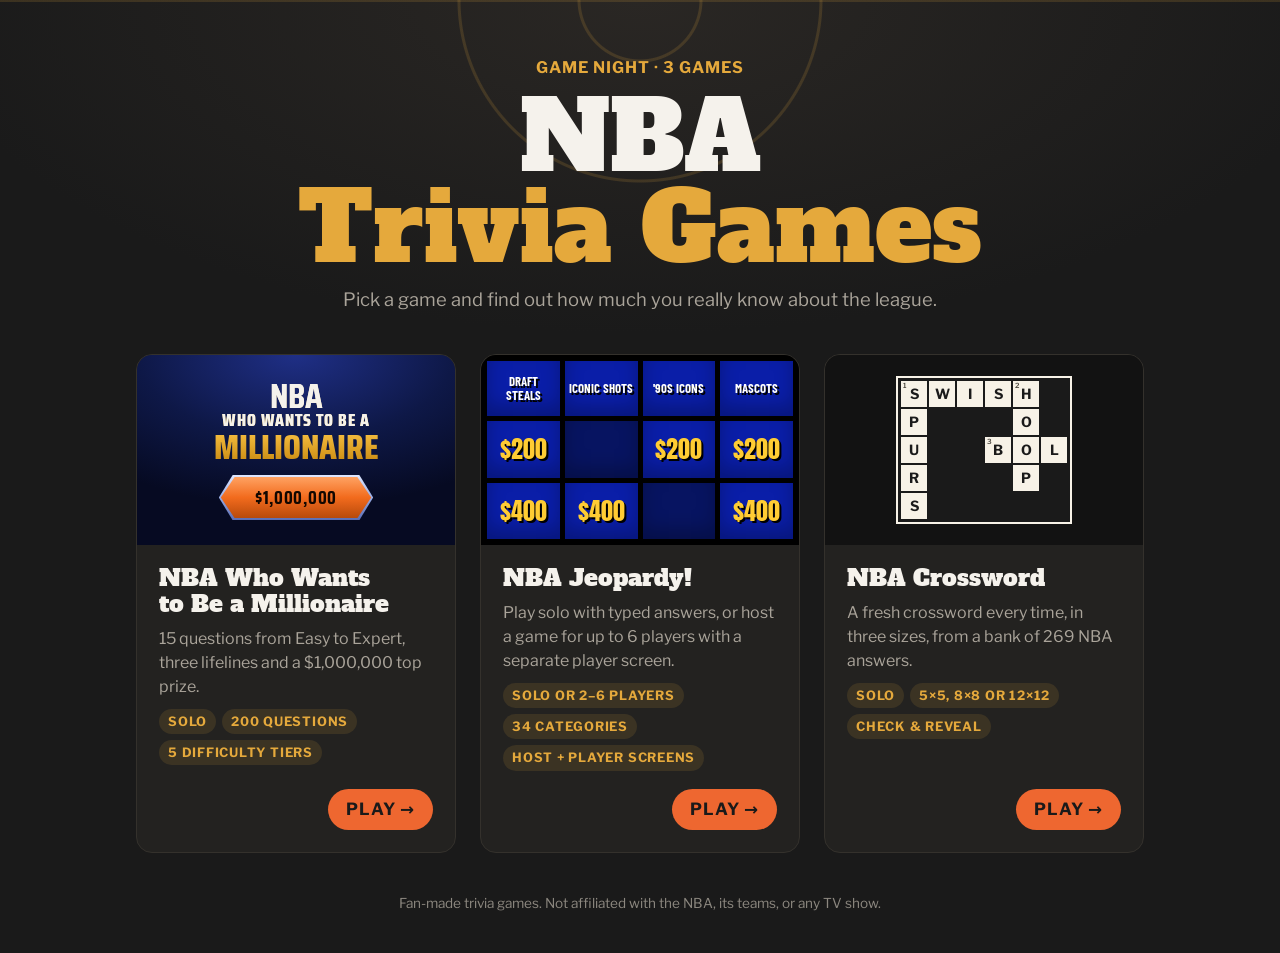
<file: index.html>
<!doctype html>
<html lang="en">
<head>
  <meta charset="utf-8">
  <meta name="viewport" content="width=device-width, initial-scale=1, viewport-fit=cover">
  <title>NBA Trivia Games</title>
  <meta name="claude:viewport-fit-sides" content="cover">
  <meta name="description" content="Free NBA trivia games: Who Wants to Be a Millionaire, Jeopardy! and a crossword, built for hoops fans.">
  <link rel="preconnect" href="https://fonts.googleapis.com">
  <link rel="preconnect" href="https://fonts.gstatic.com" crossorigin>
  <link rel="stylesheet" href="https://fonts.googleapis.com/css2?family=Alfa+Slab+One&family=Libre+Franklin:wght@400;500;600;700&family=Anton&family=Barlow+Condensed:wght@700&family=Saira+Condensed:wght@700;800&display=swap">
  <link rel="stylesheet" href="shared/styles.css">
</head>
<body>
  <main class="wrap">
    <header class="hero">
      <p class="eyebrow" id="count"></p>
      <h1>NBA <span>Trivia Games</span></h1>
      <p class="sub">Pick a game and find out how much you really know about the league.</p>
    </header>

    <section class="grid" id="games" aria-label="Games"></section>
    <p class="empty" id="empty">No games yet. Check back soon!</p>

    <footer class="site">Fan-made trivia games. Not affiliated with the NBA, its teams, or any TV show.</footer>
  </main>

  <script src="shared/utils.js"></script>
  <script>
    // To add a game: create games/<id>/index.html and add an entry here.
    // poster is the mini artwork at the top of the card.
    const GAMES = [
      {
        id: "millionaire",
        title: "NBA Who Wants to Be a Millionaire",
        desc: "15 questions from Easy to Expert, three lifelines and a $1,000,000 top prize.",
        tags: ["Solo", "200 questions", "5 difficulty tiers"],
        poster: `<div class="poster millionaire"><div class="mil-art">
                   <div class="mil-title"><b>NBA</b><small>Who Wants to Be a</small>Millionaire</div>
                   <div class="mil-loz"><span>$1,000,000</span></div>
                 </div></div>`,
      },
      {
        id: "jeopardy",
        title: "NBA Jeopardy!",
        desc: "Play solo with typed answers, or host a game for up to 6 players with a separate player screen.",
        tags: ["Solo or 2–6 players", "34 categories", "Host + player screens"],
        poster: `<div class="poster jeopardy"><div class="jep-art">
                   <div class="head">Draft Steals</div><div class="head">Iconic Shots</div><div class="head">'90s Icons</div><div class="head">Mascots</div>
                   <div>$200</div><div class="done"></div><div>$200</div><div>$200</div>
                   <div>$400</div><div>$400</div><div class="done"></div><div>$400</div>
                 </div></div>`,
      },
      {
        id: "crossword",
        title: "NBA Crossword",
        desc: "A fresh crossword every time, in three sizes, from a bank of 269 NBA answers.",
        tags: ["Solo", "5×5, 8×8 or 12×12", "Check & reveal"],
        poster: `<div class="poster crossword"><div class="cw-art">${
          ["SWISH#", "P###O#", "U##BOL", "R###P#", "S#####"].map((row, r) => [...row].map((ch, c) =>
            ch === "#" ? `<i></i>` : `<b>${[[0,0],[0,4],[2,3]].some(([y, x]) => y === r && x === c) ? `<em>${r === 0 && c === 0 ? 1 : r === 0 ? 2 : 3}</em>` : ""}${ch}</b>`
          ).join("")).join("")
        }</div></div>`,
      },
    ];

    const money = n => (n < 0 ? "-$" : "$") + Math.abs(n).toLocaleString("en-US");
    const plural = n => n + (n === 1 ? " game" : " games");

    document.getElementById("count").textContent = "Game night · " + plural(GAMES.length);
    document.getElementById("empty").hidden = GAMES.length > 0;
    document.getElementById("games").innerHTML = GAMES.map(g => {
      const best = getBest(g.id);
      return `
      <a class="game-card" href="games/${g.id}/">
        ${g.poster}
        <div class="card-body">
          <h2>${g.title}</h2>
          <p>${g.desc}</p>
          <div class="tags">${g.tags.map(t => `<span>${t}</span>`).join("")}</div>
          <div class="card-foot">
            ${best ? `<span class="best">Your best: ${money(best)}</span>` : ""}
            <span class="play">Play →</span>
          </div>
        </div>
      </a>`;
    }).join("");
  </script>
</body>
</html>
</file>
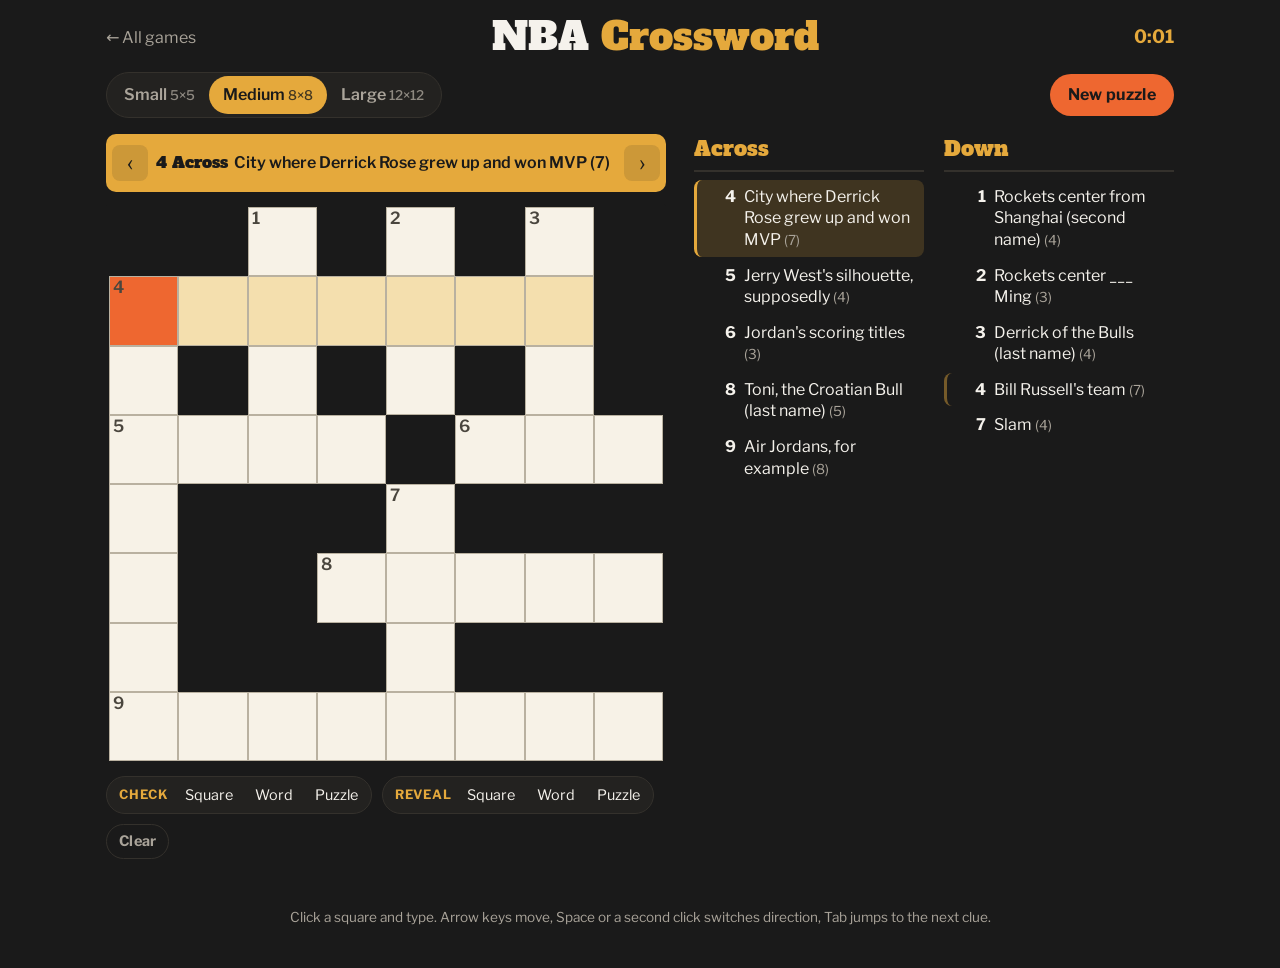
<file: games/crossword/index.html>
<!doctype html>
<html lang="en">
<head>
  <meta charset="utf-8">
  <meta name="viewport" content="width=device-width, initial-scale=1, viewport-fit=cover">
  <title>NBA Crossword</title>
  <meta name="claude:viewport-fit-sides" content="cover">
  <link rel="preconnect" href="https://fonts.googleapis.com">
  <link rel="preconnect" href="https://fonts.gstatic.com" crossorigin>
  <link rel="stylesheet" href="https://fonts.googleapis.com/css2?family=Alfa+Slab+One&family=Libre+Franklin:wght@400;500;600;700&display=swap">
  <link rel="stylesheet" href="style.css">
</head>
<body>
  <main class="app">
    <header class="top">
      <a class="back" href="../../" id="backLink">← All games</a>
      <h1>NBA <span>Crossword</span></h1>
      <div class="timer" id="timer" aria-live="off">0:00</div>
    </header>

    <div class="controls">
      <div class="sizes" role="group" aria-label="Puzzle size">
        <button type="button" data-size="small">Small <small>5×5</small></button>
        <button type="button" data-size="medium">Medium <small>8×8</small></button>
        <button type="button" data-size="large">Large <small>12×12</small></button>
      </div>
      <button type="button" class="cta" id="newBtn">New puzzle</button>
    </div>

    <div class="confirm" id="confirmBar" hidden>
      <span id="confirmText"></span>
      <button type="button" class="cta sm" id="confirmYes">Yes</button>
      <button type="button" class="ghost sm" id="confirmNo">Cancel</button>
    </div>

    <div class="solved" id="solved" hidden>
      <p class="solved-title" id="solvedTitle"></p>
      <p id="solvedText"></p>
      <button type="button" class="cta" id="againBtn">Play another</button>
    </div>

    <section class="board">
      <div class="puzzle">
        <div class="cluebar" id="cluebar">
          <button type="button" class="nav" id="prevClue" aria-label="Previous clue">‹</button>
          <p id="currentClue"></p>
          <button type="button" class="nav" id="nextClue" aria-label="Next clue">›</button>
        </div>

        <div class="grid-wrap" id="gridWrap">
          <div class="grid" id="grid" role="grid" aria-label="Crossword grid"></div>
          <input id="kbd" class="kbd" type="text" inputmode="text" autocomplete="off" autocorrect="off"
                 autocapitalize="characters" spellcheck="false" aria-label="Type a letter">
          <p class="building" id="building" hidden>Building your puzzle…</p>
        </div>

        <div class="tools">
          <div class="tool-group">
            <span>Check</span>
            <button type="button" data-act="check" data-scope="cell">Square</button>
            <button type="button" data-act="check" data-scope="word">Word</button>
            <button type="button" data-act="check" data-scope="all">Puzzle</button>
          </div>
          <div class="tool-group">
            <span>Reveal</span>
            <button type="button" data-act="reveal" data-scope="cell">Square</button>
            <button type="button" data-act="reveal" data-scope="word">Word</button>
            <button type="button" data-act="reveal" data-scope="all">Puzzle</button>
          </div>
          <button type="button" class="ghost sm" id="clearBtn">Clear</button>
        </div>
        <p class="note" id="note"></p>
      </div>

      <div class="clues">
        <section>
          <h2>Across</h2>
          <ol id="acrossList"></ol>
        </section>
        <section>
          <h2>Down</h2>
          <ol id="downList"></ol>
        </section>
      </div>
    </section>

    <p class="fine">Click a square and type. Arrow keys move, Space or a second click switches direction, Tab jumps to the next clue.</p>
  </main>

  <script src="terms.js"></script>
  <script src="generator.js"></script>
  <script src="game.js"></script>
</body>
</html>
</file>
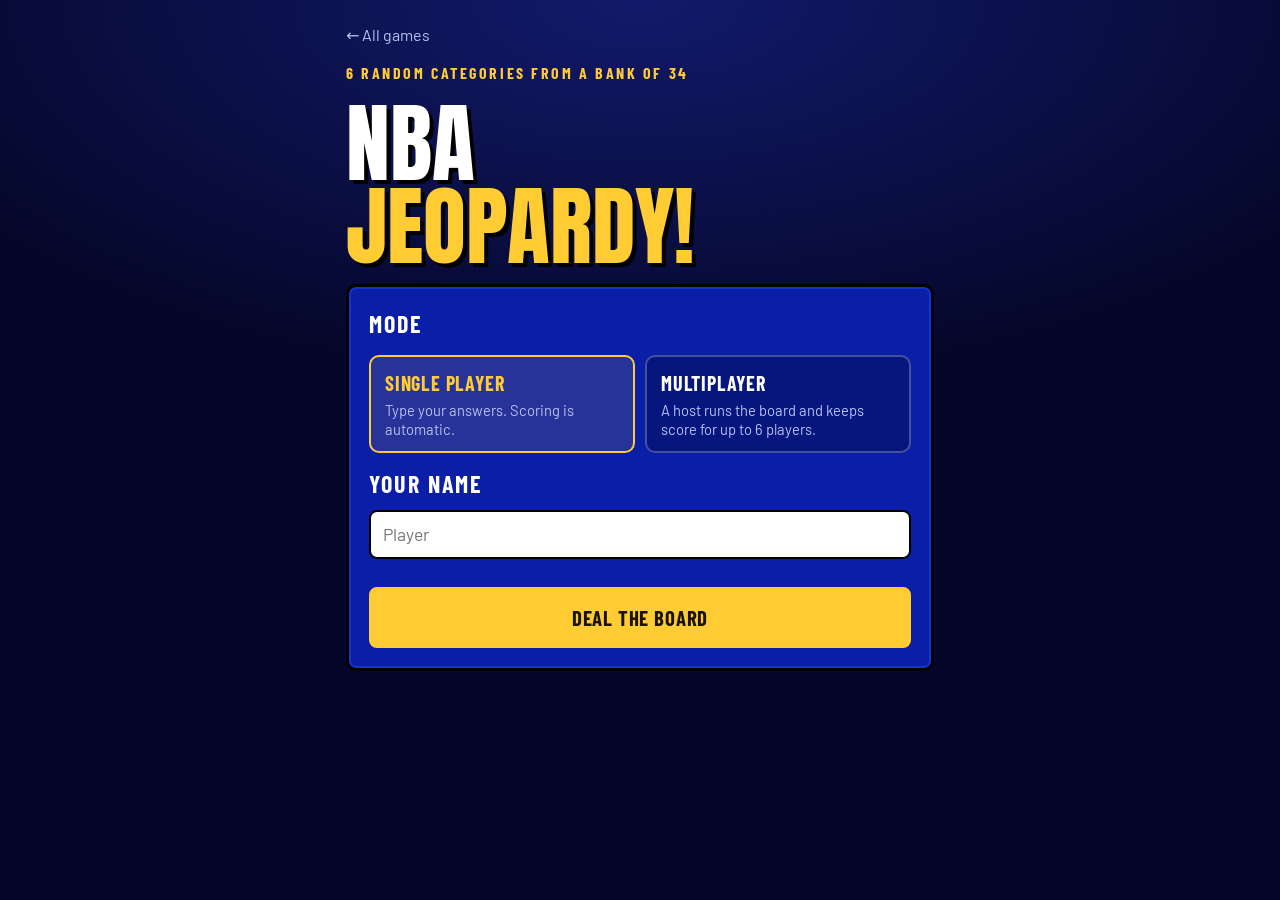
<file: games/jeopardy/index.html>
<!doctype html>
<html lang="en">
<head>
  <meta charset="utf-8">
  <meta name="viewport" content="width=device-width, initial-scale=1, viewport-fit=cover">
  <title>NBA Jeopardy</title>
  <meta name="claude:viewport-fit-sides" content="cover">
  <link rel="preconnect" href="https://fonts.googleapis.com">
  <link rel="preconnect" href="https://fonts.gstatic.com" crossorigin>
  <link rel="stylesheet" href="https://fonts.googleapis.com/css2?family=Anton&family=Barlow:wght@400;500;600;700&family=Barlow+Condensed:wght@600;700&display=swap">
  <link rel="stylesheet" href="style.css">
</head>
<body>
  <!-- Menu: pick a mode, and for multiplayer, which screen this is -->
  <section class="setup" id="setup">
    <a class="back" href="../../" id="backLink">← All games</a>
    <p class="eyebrow">6 random categories from a bank of <span id="catCount"></span></p>
    <h1>NBA <span>Jeopardy!</span></h1>

    <div class="setup-card">
      <h2>Mode</h2>
      <div class="choices" role="group" aria-label="Mode">
        <button type="button" class="choice" data-mode="single" aria-pressed="true">
          <b>Single player</b>
          <span>Type your answers. Scoring is automatic.</span>
        </button>
        <button type="button" class="choice" data-mode="multi" aria-pressed="false">
          <b>Multiplayer</b>
          <span>A host runs the board and keeps score for up to 6 players.</span>
        </button>
      </div>

      <div id="viewPick" hidden>
        <h2>This screen is the…</h2>
        <div class="choices" role="group" aria-label="Screen">
          <button type="button" class="choice" data-view="host" aria-pressed="true">
            <b>Host view</b>
            <span>Shows the answers and the scoring buttons. Keep this screen to yourself.</span>
          </button>
          <button type="button" class="choice" data-view="player" aria-pressed="false">
            <b>Player view</b>
            <span>The board everyone watches, on a TV or shared screen. No answers until the host reveals them.</span>
          </button>
        </div>
        <p class="tip">Using two screens? Open this game in a second window on the same computer, drag it to the TV, and choose <b>Player view</b> there. It follows the host automatically.</p>
      </div>

      <form id="setupForm" novalidate>
        <div id="namesBlock">
          <h2 id="namesTitle">Your name</h2>
          <div id="nameList" class="name-list"></div>
          <button type="button" class="ghost sm" id="addPlayer">+ Add player</button>
        </div>
        <p class="hint" id="setupHint"></p>
        <button type="submit" class="go big" id="startBtn">Start</button>
      </form>
    </div>
    <button type="button" class="ghost resume" id="resumeBtn" hidden>Resume saved game</button>
  </section>

  <!-- Game -->
  <section class="play" id="play" hidden>
    <header class="bar">
      <div class="bar-title">
        <div class="logo">NBA <b>Jeopardy!</b></div>
        <span class="role" id="roleBadge"></span>
        <span class="link-status" id="linkStatus" hidden></span>
      </div>
      <div class="bar-actions">
        <span class="left" id="cluesLeft"></span>
        <button type="button" class="ghost sm" id="undoBtn" disabled>Undo</button>
        <button type="button" class="ghost sm" id="newBoardBtn">New board</button>
        <button type="button" class="ghost sm" id="endBtn">End game</button>
        <button type="button" class="ghost sm" id="leaveBtn" hidden>Leave</button>
      </div>
    </header>
    <div class="confirm" id="confirmBar" hidden>
      <span id="confirmText"></span>
      <button type="button" class="go sm" id="confirmYes">Yes</button>
      <button type="button" class="ghost sm" id="confirmNo">Cancel</button>
    </div>

    <div class="board-wrap">
      <div class="board" id="board"></div>
      <div class="waiting" id="waiting" hidden>
        <p class="eyebrow">Player view</p>
        <h2>Waiting for the host…</h2>
        <p>In another window on this computer, open this game, choose <b>Multiplayer → Host view</b> and deal the board. This screen will follow along.</p>
      </div>
    </div>

    <!-- Open clue -->
    <div class="clue" id="clue" hidden role="dialog" aria-modal="true" aria-labelledby="clueText">
      <div class="clue-head">
        <span id="clueCat"></span>
        <span class="clue-val" id="clueVal"></span>
      </div>
      <p class="clue-text" id="clueText"></p>

      <!-- Host only -->
      <div class="host-answer" id="hostAnswer" hidden>
        <span>Answer · only you can see this</span>
        <b id="hostAnswerText"></b>
      </div>

      <!-- Shown to everyone once revealed -->
      <p class="clue-answer" id="clueAnswer" hidden></p>

      <!-- Single player -->
      <form class="guess" id="guessForm" hidden novalidate>
        <label class="sr" for="guess">Your answer</label>
        <input id="guess" type="text" autocomplete="off" autocapitalize="off" spellcheck="false" placeholder="Type your answer">
        <button type="submit" class="go">Submit</button>
        <button type="button" class="ghost" id="passBtn">Pass</button>
      </form>
      <div class="result" id="result" hidden>
        <p class="verdict" id="verdict"></p>
        <p class="your" id="yourAnswer"></p>
        <div class="clue-actions">
          <button type="button" class="go" id="backBtn">Back to board</button>
          <button type="button" class="link" id="overrideBtn" hidden>I was right, count it</button>
        </div>
      </div>

      <!-- Host controls -->
      <div class="clue-actions" id="hostActions" hidden>
        <button type="button" class="go" id="revealBtn">Show answer on player screen</button>
        <button type="button" class="ghost" id="noOneBtn">No one got it</button>
        <button type="button" class="link" id="cancelBtn">Put back on board</button>
      </div>
      <p class="hint" id="clueHint"></p>
    </div>

    <!-- Final standings -->
    <div class="final" id="final" hidden>
      <p class="eyebrow">Final scores</p>
      <h2 id="winner"></h2>
      <ol id="standings"></ol>
      <p class="hint" id="bestNote"></p>
      <div class="clue-actions" id="finalActions">
        <button type="button" class="go" id="againBtn">New board</button>
        <button type="button" class="ghost" id="menuBtn">Back to menu</button>
      </div>
    </div>

    <!-- Scoreboard: always at the bottom -->
    <footer class="scores" id="scores"></footer>
  </section>

  <script src="categories.js"></script>
  <script src="game.js"></script>
</body>
</html>
</file>
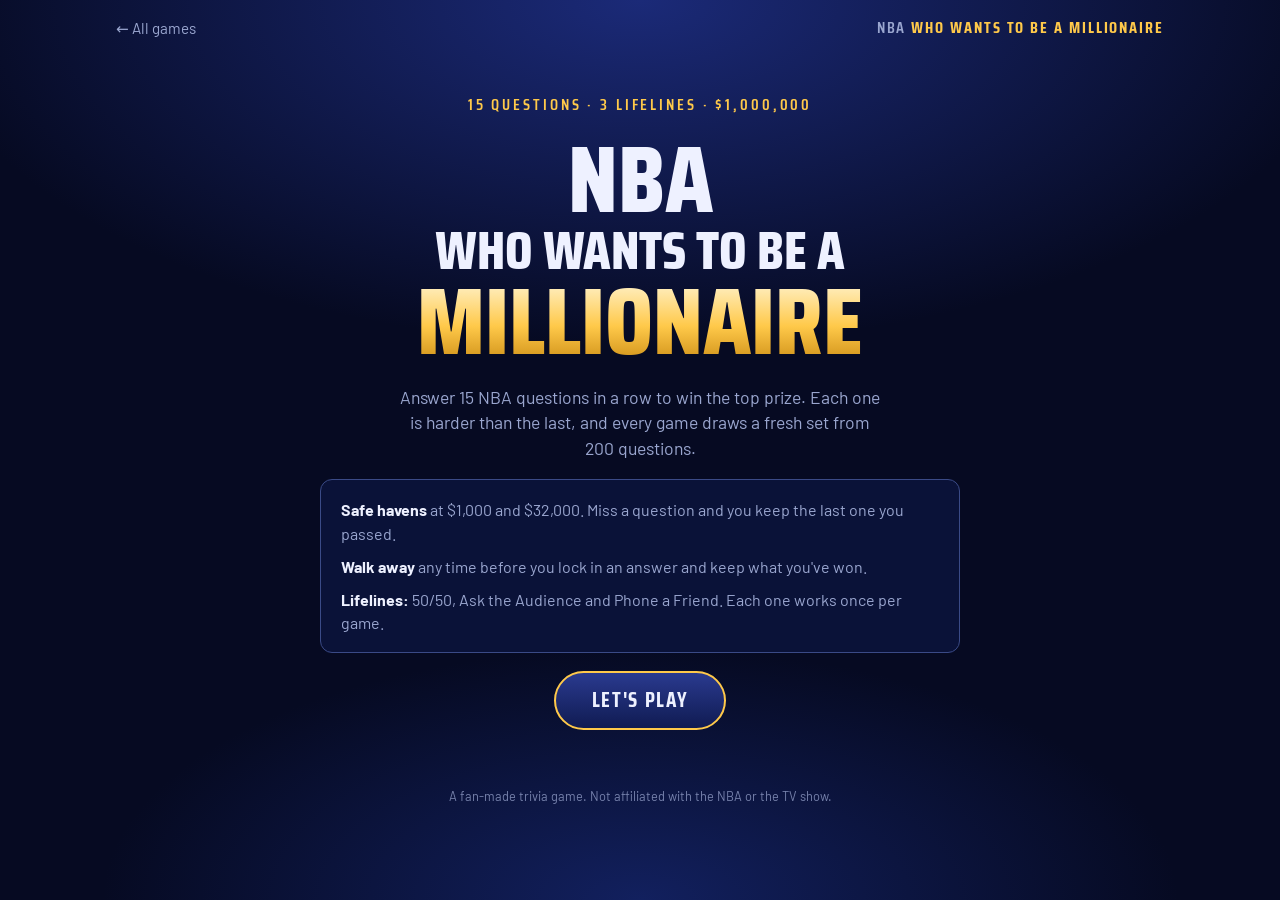
<file: games/millionaire/index.html>
<!doctype html>
<html lang="en">
<head>
  <meta charset="utf-8">
  <meta name="viewport" content="width=device-width, initial-scale=1, viewport-fit=cover">
  <title>NBA Who Wants to Be a Millionaire</title>
  <meta name="claude:viewport-fit-sides" content="cover">
  <link rel="preconnect" href="https://fonts.googleapis.com">
  <link rel="preconnect" href="https://fonts.gstatic.com" crossorigin>
  <link rel="stylesheet" href="https://fonts.googleapis.com/css2?family=Barlow:wght@400;500;600&family=Saira+Condensed:wght@500;600;700;800&display=swap">
  <link rel="stylesheet" href="style.css">
</head>
<body>
  <main class="app">
    <header class="top">
      <a class="back" href="../../" id="backLink">← All games</a>
      <div class="brand">NBA <b>Who Wants to Be a Millionaire</b></div>
      <button class="ladder-toggle" id="ladderToggle" type="button" aria-expanded="false" hidden>Prize ladder</button>
    </header>

    <!-- Start screen -->
    <section class="intro" id="intro">
      <p class="eyebrow">15 questions · 3 lifelines · $1,000,000</p>
      <h1><small>NBA</small> Who Wants to Be a <span>Millionaire</span></h1>
      <p class="lede">Answer 15 NBA questions in a row to win the top prize. Each one is harder than the last, and every game draws a fresh set from 200 questions.</p>
      <ul class="rules">
        <li><b>Safe havens</b> at $1,000 and $32,000. Miss a question and you keep the last one you passed.</li>
        <li><b>Walk away</b> any time before you lock in an answer and keep what you've won.</li>
        <li><b>Lifelines:</b> 50/50, Ask the Audience and Phone a Friend. Each one works once per game.</li>
      </ul>
      <button class="cta" id="startBtn" type="button">Let's play</button>
      <p class="best" id="bestIntro"></p>
      <p class="fine">A fan-made trivia game. Not affiliated with the NBA or the TV show.</p>
    </section>

    <!-- Game -->
    <section class="game" id="game" hidden>
      <div class="stage">
        <div class="toolbar">
          <div class="lifeline-panel" role="group" aria-labelledby="lifelinesHeading">
            <h2 class="panel-label" id="lifelinesHeading">Lifelines</h2>
            <div class="lifelines">
              <div class="life-item">
                <button class="life" id="lifeFifty" type="button" aria-describedby="lblFifty"><span>50/50</span></button>
                <span class="life-label" id="lblFifty">50/50</span>
              </div>
              <div class="life-item">
                <button class="life" id="lifeAudience" type="button" aria-label="Ask the Audience">
                  <svg viewBox="0 0 24 24" aria-hidden="true"><rect x="3" y="12" width="4" height="8" rx="1"/><rect x="10" y="6" width="4" height="14" rx="1"/><rect x="17" y="9" width="4" height="11" rx="1"/></svg>
                </button>
                <span class="life-label" aria-hidden="true">Ask the Audience</span>
              </div>
              <div class="life-item">
                <button class="life" id="lifePhone" type="button" aria-label="Phone a Friend">
                  <svg viewBox="0 0 24 24" aria-hidden="true"><path d="M6.6 10.8a15.1 15.1 0 0 0 6.6 6.6l2.2-2.2a1 1 0 0 1 1-.25 11.4 11.4 0 0 0 3.6.57 1 1 0 0 1 1 1V20a1 1 0 0 1-1 1A17 17 0 0 1 3 4a1 1 0 0 1 1-1h3.5a1 1 0 0 1 1 1c0 1.25.2 2.45.57 3.57a1 1 0 0 1-.25 1z"/></svg>
                </button>
                <span class="life-label" aria-hidden="true">Phone a Friend</span>
              </div>
            </div>
          </div>
          <button class="walk" id="walkBtn" type="button">Walk away</button>
        </div>

        <div class="status">
          <span class="chip" id="catChip"></span>
          <span class="chip tier" id="tierChip"></span>
          <span class="playing" id="playingFor"></span>
        </div>

        <div class="helper" id="helper" hidden></div>

        <div class="loz question"><span id="qText"></span></div>
        <div class="answers" id="answers"></div>

        <div class="controls" id="controls"></div>
      </div>

      <aside class="ladder" id="ladder" aria-label="Prize ladder"><ol id="ladderList"></ol></aside>
    </section>

    <!-- End screen -->
    <section class="end" id="end" hidden>
      <p class="eyebrow" id="endEyebrow"></p>
      <h2 class="prize" id="endPrize"></h2>
      <p class="lede" id="endText"></p>
      <button class="cta" id="againBtn" type="button">Play again with new questions</button>
      <p class="best" id="bestEnd"></p>
    </section>
  </main>

  <script src="questions.js"></script>
  <script src="game.js"></script>
</body>
</html>
</file>
<file: shared/styles.css>
/* Home page. Layout: a dark arena with faint half-court lines behind a stacked title,
   then one large card per game whose top half is a mini poster in that game's own look.
   Deliberately single-theme (always dark), matching the games. */
:root {
  /* 60 / 30 / 10: charcoal everywhere, hardwood gold for identity, orange only for actions. */
  --arena: #1a1a1a;                    /* 60%: asphalt, rubber, stadium */
  --line: rgba(229, 169, 60, 0.16);    /* court lines in hardwood gold */
  --card: #232220;
  --card-edge: #34312c;
  --text: #f5f2ec;
  --muted: #aaa49a;
  --gold: #e5a93c;                     /* 30%: hardwood maple */
  --orange: #ee6730;                   /* 10%: basketball, CTAs and active states only */
  --mil-navy: #0e1847;
  --jep-blue: #0a1ea8;

  /* Sports-page type: a heavy slab for headlines, a newspaper grotesque for everything else. */
  --font-display: "Alfa Slab One", Rockwell, "Roboto Slab", serif;
  --font-body: "Libre Franklin", system-ui, -apple-system, "Segoe UI", sans-serif;
  --font-cond: "Libre Franklin", system-ui, -apple-system, "Segoe UI", sans-serif;

  color-scheme: dark;
}

* { box-sizing: border-box; }
[hidden] { display: none !important; }

body {
  margin: 0;
  min-height: 100vh;
  color: var(--text);
  font-family: var(--font-body);
  font-size: 16px;
  line-height: 1.5;
  background-color: var(--arena);
  /* Half-court: center circle and midcourt line, drawn faintly behind everything. */
  background-image:
    radial-gradient(circle at 50% 0, transparent 179px, var(--line) 180px, var(--line) 182px, transparent 183px),
    radial-gradient(circle at 50% 0, transparent 59px, var(--line) 60px, var(--line) 62px, transparent 63px),
    linear-gradient(var(--line), var(--line)),
    radial-gradient(ellipse 80% 50% at 50% 0%, #2a2724 0%, transparent 70%);
  background-size: 100% 100%, 100% 100%, 100% 2px, 100% 100%;
  background-position: 0 0, 0 0, 0 0, 0 0;
  background-repeat: no-repeat;
}

a { color: inherit; }
a:focus-visible { outline: 3px solid var(--orange); outline-offset: 4px; }

.wrap {
  max-width: 1040px;
  margin: 0 auto;
  padding-block: 56px 40px;
  padding-left: max(16px, env(safe-area-inset-left, 0px));
  padding-right: max(16px, env(safe-area-inset-right, 0px));
  display: flex;
  flex-direction: column;
  gap: 40px;
}

/* ---------- Title ---------- */
.hero { text-align: center; display: flex; flex-direction: column; align-items: center; gap: 12px; }
.eyebrow {
  margin: 0;
  font-family: var(--font-cond);
  font-weight: 700;
  text-transform: uppercase;
  letter-spacing: 0.06em;
  color: var(--gold);
}
.hero h1 {
  margin: 0;
  font-family: var(--font-display);
  font-weight: 400;
  font-size: clamp(2.8rem, 10vw, 6rem);
  line-height: 0.95;
}
.hero h1 span { display: block; color: var(--gold); }
.hero p.sub { margin: 0; color: var(--muted); font-size: 1.15rem; max-width: 46ch; text-wrap: balance; }

/* ---------- Game cards ---------- */
.grid { display: grid; grid-template-columns: repeat(auto-fit, minmax(300px, 1fr)); gap: 24px; }

.game-card {
  display: flex;
  flex-direction: column;
  text-decoration: none;
  background: var(--card);
  border: 1px solid var(--card-edge);
  border-radius: 16px;
  overflow: hidden;
  transition: transform 0.18s, border-color 0.18s, box-shadow 0.18s;
}
.game-card:hover { transform: translateY(-3px); border-color: var(--orange); box-shadow: 0 16px 40px rgba(0, 0, 0, 0.45); }

.poster { height: 190px; position: relative; display: grid; place-items: center; overflow: hidden; }

/* Millionaire poster: navy stage, gold title, one answer lozenge */
.poster.millionaire {
  background: radial-gradient(ellipse 90% 80% at 50% 0%, #1f2f86 0%, var(--mil-navy) 55%, #060a22 100%);
}
.mil-art { display: flex; flex-direction: column; align-items: center; gap: 12px; }
.mil-title {
  font-family: "Saira Condensed", var(--font-cond);
  font-weight: 800;
  font-size: 2.2rem;
  line-height: 0.9;
  text-transform: uppercase;
  text-align: center;
  background: linear-gradient(180deg, #fff6d8 0%, #ffc94a 55%, #c98a12 100%);
  -webkit-background-clip: text;
  background-clip: text;
  color: transparent;
}
.mil-title b, .mil-title small { display: block; color: #f5f2ec; -webkit-text-fill-color: #f5f2ec; }
.mil-title small { font-size: 0.5em; letter-spacing: 0.06em; margin-block: 2px; }
.mil-loz {
  --shape: polygon(14px 0, calc(100% - 14px) 0, 100% 50%, calc(100% - 14px) 100%, 14px 100%, 0 50%);
  clip-path: var(--shape);
  padding: 2px;
  background: linear-gradient(180deg, #dfe7ff, #9fb2e8 45%, #5a6db5);
}
.mil-loz span {
  display: block;
  clip-path: var(--shape);
  padding: 7px 34px;
  background: linear-gradient(180deg, #ffa262 0%, #f26b1d 50%, #b84a0c 100%);
  color: #120700;
  font-family: "Saira Condensed", var(--font-cond);
  font-weight: 700;
  font-size: 1.15rem;
  letter-spacing: 0.04em;
}

/* Jeopardy poster: a slice of the blue board */
.poster.jeopardy { background: #000; padding: 6px; }
.jep-art { display: grid; grid-template-columns: repeat(4, 1fr); gap: 5px; width: 100%; height: 100%; }
.jep-art div {
  background: var(--jep-blue);
  display: grid;
  place-items: center;
  box-shadow: inset 0 -10px 18px rgba(0, 0, 0, 0.25);
  font-family: "Anton", Impact, sans-serif;
  color: #ffcc33;
  font-size: 1.5rem;
  text-shadow: 2px 2px 0 #000;
}
.jep-art .head { font-family: "Barlow Condensed", "Arial Narrow", sans-serif; font-weight: 700; font-size: 0.8rem; color: #fff; text-transform: uppercase; text-align: center; line-height: 1.05; padding: 4px; }
.jep-art .done { background: #071461; }

/* Crossword poster: paper squares on charcoal */
.poster.crossword { background: #121212; }
.cw-art { display: grid; grid-template-columns: repeat(6, 26px); grid-auto-rows: 26px; gap: 2px; padding: 3px; background: #1a1a1a; border: 2px solid #f7f2e7; }
.cw-art b, .cw-art i { display: grid; place-items: center; }
.cw-art b { position: relative; background: #f7f2e7; color: #1a1a1a; font: 700 14px/1 var(--font-body); }
.cw-art i { background: transparent; }
.cw-art em { position: absolute; top: 1px; left: 2px; font: 600 7px/1 var(--font-body); font-style: normal; color: #4a463e; }

.card-body { padding: 20px 22px 22px; display: flex; flex-direction: column; gap: 10px; flex: 1; }
.card-body h2 {
  margin: 0;
  font-family: var(--font-display);
  font-weight: 400;
  font-size: 1.45rem;
  line-height: 1.12;
  text-wrap: balance;
}
.card-body p { margin: 0; color: var(--muted); }
.tags { display: flex; flex-wrap: wrap; gap: 6px; }
.tags span {
  font-family: var(--font-cond);
  font-weight: 700;
  font-size: 0.8rem;
  letter-spacing: 0.06em;
  text-transform: uppercase;
  padding: 3px 9px;
  border-radius: 999px;
  background: rgba(229, 169, 60, 0.12);
  color: var(--gold);
}
.card-foot { margin-top: auto; padding-top: 8px; display: flex; align-items: center; justify-content: space-between; gap: 12px; }
.best { font-size: 0.92rem; color: var(--gold); font-variant-numeric: tabular-nums; }
.play {
  margin-left: auto;
  font-family: var(--font-cond);
  font-weight: 700;
  font-size: 1.05rem;
  letter-spacing: 0.06em;
  text-transform: uppercase;
  padding: 8px 18px;
  border-radius: 999px;
  background: var(--orange);
  color: #1a1a1a;
  transition: background 0.18s;
}
.game-card:hover .play { background: #f4804f; }

.empty { margin: 0; text-align: center; color: var(--muted); }

footer.site { text-align: center; color: var(--muted); font-size: 0.85rem; opacity: 0.8; }

@media (max-width: 560px) {
  .wrap { padding-block: 36px 32px; gap: 28px; }
  .poster { height: 160px; }
  .mil-title { font-size: 1.9rem; }
}

@media (prefers-reduced-motion: reduce) {
  .game-card, .play { transition: none; }
  .game-card:hover { transform: none; }
}
</file>
<file: games/crossword/style.css>
/* Layout: a newspaper sports-page crossword on the site's charcoal. The grid sits left
   with a clue bar above it; Across and Down lists sit right, stacking below on phones.
   Deliberately single-theme (always dark page, paper-coloured grid). */
:root {
  --page: #1a1a1a;
  --panel: #232220;
  --edge: #34312c;
  --text: #f5f2ec;
  --muted: #aaa49a;
  --gold: #e5a93c;      /* hardwood: identity, active word */
  --orange: #ee6730;    /* basketball: actions and the selected square */
  --paper: #f7f2e7;     /* crossword squares */
  --ink: #1a1a1a;
  --word: #f4dfae;      /* active word tint */
  --wrong: #c8321e;
  --right: #2b8a4b;

  --font-display: "Alfa Slab One", Rockwell, "Roboto Slab", serif;
  --font-body: "Libre Franklin", system-ui, -apple-system, "Segoe UI", sans-serif;

  color-scheme: dark;
}

* { box-sizing: border-box; }
[hidden] { display: none !important; }

body {
  margin: 0;
  background: var(--page);
  color: var(--text);
  font-family: var(--font-body);
  font-size: 16px;
  line-height: 1.45;
}
button { font: inherit; color: inherit; cursor: pointer; }
button:focus-visible, a:focus-visible { outline: 3px solid var(--orange); outline-offset: 2px; }

.app {
  max-width: 1100px;
  margin: 0 auto;
  padding-block: 18px 40px;
  padding-left: max(16px, env(safe-area-inset-left, 0px));
  padding-right: max(16px, env(safe-area-inset-right, 0px));
  display: flex;
  flex-direction: column;
  gap: 16px;
}

/* ---------- Header and controls ---------- */
.top { display: flex; align-items: center; gap: 16px; }
.back { color: var(--muted); text-decoration: none; white-space: nowrap; }
.back:hover { color: var(--text); }
.top h1 {
  margin: 0 auto;
  font-family: var(--font-display);
  font-weight: 400;
  font-size: clamp(1.6rem, 4.5vw, 2.4rem);
  line-height: 1;
}
.top h1 span { color: var(--gold); }
.timer {
  min-width: 4.5ch;
  text-align: right;
  font-weight: 700;
  font-size: 1.15rem;
  font-variant-numeric: tabular-nums;
  color: var(--gold);
}

.controls { display: flex; align-items: center; justify-content: space-between; gap: 12px; flex-wrap: wrap; }
.sizes { display: flex; background: var(--panel); border: 1px solid var(--edge); border-radius: 999px; padding: 3px; }
.sizes button {
  border: 0;
  background: transparent;
  border-radius: 999px;
  padding: 7px 14px;
  font-weight: 600;
  color: var(--muted);
}
.sizes button small { font-weight: 500; opacity: 0.8; }
.sizes button[aria-pressed="true"] { background: var(--gold); color: var(--ink); }

.cta, .ghost {
  border-radius: 999px;
  padding: 9px 18px;
  font-weight: 700;
  letter-spacing: 0.02em;
}
.cta { background: var(--orange); color: var(--ink); border: 0; }
.cta:hover { background: #f4804f; }
.ghost { background: transparent; border: 1px solid var(--edge); color: var(--muted); }
.ghost:hover { color: var(--text); border-color: var(--muted); }
.sm { padding: 6px 12px; font-size: 0.9rem; }

.confirm, .solved {
  display: flex;
  align-items: center;
  gap: 10px;
  flex-wrap: wrap;
  padding: 12px 16px;
  border-radius: 12px;
  background: var(--panel);
  border: 1px solid var(--edge);
}
.confirm span { margin-right: auto; }
.solved { border-color: var(--gold); }
.solved p { margin: 0; }
.solved #solvedText { margin-right: auto; color: var(--muted); }
.solved-title { font-family: var(--font-display); font-size: 1.4rem; color: var(--gold); }

/* ---------- Board ---------- */
.board { display: grid; grid-template-columns: minmax(0, 560px) minmax(0, 1fr); gap: 28px; align-items: start; }
.puzzle { display: flex; flex-direction: column; gap: 12px; min-width: 0; }

.cluebar {
  display: flex;
  align-items: center;
  gap: 8px;
  min-height: 58px;
  background: var(--gold);
  color: var(--ink);
  border-radius: 10px;
  padding: 6px;
}
.cluebar p { margin: 0; flex: 1; font-weight: 600; line-height: 1.3; }
.cluebar p b { font-family: var(--font-display); font-weight: 400; margin-right: 6px; }
.cluebar .nav {
  width: 36px;
  height: 36px;
  flex: none;
  border: 0;
  border-radius: 8px;
  background: rgba(26, 26, 26, 0.12);
  font-size: 1.5rem;
  line-height: 1;
  color: var(--ink);
}
.cluebar .nav:hover { background: rgba(26, 26, 26, 0.22); }

.grid-wrap { position: relative; container-type: inline-size; }
.grid {
  --n: 8;
  display: grid;
  grid-template-columns: repeat(var(--n), 1fr);
  gap: 0;
  background: var(--ink);
  border: 3px solid var(--ink);
  border-radius: 4px;
  user-select: none;
  -webkit-user-select: none;
}
.cell {
  position: relative;
  aspect-ratio: 1;
  background: var(--paper);
  border: 1px solid #b9b1a0;
  display: grid;
  place-items: center;
  font-weight: 700;
  font-size: calc(100cqi / var(--n) * 0.52);
  line-height: 1;
  color: var(--ink);
  text-transform: uppercase;
  cursor: pointer;
}
.cell.block { background: var(--ink); border-color: var(--ink); cursor: default; }
.cell .num {
  position: absolute;
  top: 2px;
  left: 3px;
  font-size: max(9px, calc(100cqi / var(--n) * 0.24));
  font-weight: 600;
  color: #4a463e;
}
.cell.in-word { background: var(--word); }
.cell.selected { background: var(--orange); }
.cell.wrong .letter { color: var(--wrong); }
.cell.selected.wrong .letter { color: #fff; }
.cell.selected.wrong::after { background: #fff; }
.cell.wrong::after {
  content: "";
  position: absolute;
  inset: 12% auto auto 12%;
  width: 110%;
  height: 2px;
  background: var(--wrong);
  transform-origin: left;
  transform: rotate(45deg);
  opacity: 0.8;
}
.cell.revealed::before {
  content: "";
  position: absolute;
  top: 0;
  right: 0;
  border-style: solid;
  border-width: 0 calc(100cqi / var(--n) * 0.22) calc(100cqi / var(--n) * 0.22) 0;
  border-color: transparent var(--gold) transparent transparent;
}
.cell.selected.revealed::before { border-color: transparent var(--ink) transparent transparent; }
.solved-grid .cell { cursor: default; }
.solved-grid .cell.in-word, .solved-grid .cell.selected { background: var(--paper); }

/* Off-screen input that brings up the phone keyboard. */
.kbd {
  position: absolute;
  top: 0;
  left: 0;
  width: 1px;
  height: 1px;
  opacity: 0;
  font-size: 16px;
  border: 0;
  padding: 0;
  pointer-events: none;
}
.building {
  position: absolute;
  inset: 0;
  margin: 0;
  display: grid;
  place-items: center;
  background: rgba(26, 26, 26, 0.85);
  font-weight: 600;
  color: var(--gold);
}

.tools { display: flex; align-items: center; gap: 10px; flex-wrap: wrap; }
.tool-group {
  display: flex;
  align-items: center;
  background: var(--panel);
  border: 1px solid var(--edge);
  border-radius: 999px;
  padding: 3px 3px 3px 12px;
  gap: 2px;
}
.tool-group span { font-size: 0.8rem; font-weight: 700; letter-spacing: 0.06em; text-transform: uppercase; color: var(--gold); margin-right: 4px; }
.tool-group button { border: 0; background: transparent; border-radius: 999px; padding: 5px 10px; font-size: 0.9rem; color: var(--text); }
.tool-group button:hover { background: rgba(255, 255, 255, 0.08); }
.note { margin: 0; min-height: 1.4em; color: var(--muted); font-size: 0.92rem; }

/* ---------- Clue lists ---------- */
.clues { display: grid; grid-template-columns: 1fr 1fr; gap: 20px; min-width: 0; }
.clues h2 {
  margin: 0 0 8px;
  font-family: var(--font-display);
  font-weight: 400;
  font-size: 1.3rem;
  color: var(--gold);
  border-bottom: 2px solid var(--edge);
  padding-bottom: 6px;
}
.clues ol { list-style: none; margin: 0; padding: 0; display: flex; flex-direction: column; gap: 2px; }
.clues li {
  display: grid;
  grid-template-columns: 2.2em 1fr;
  gap: 4px;
  padding: 6px 8px;
  border-radius: 8px;
  cursor: pointer;
  line-height: 1.35;
  border-left: 3px solid transparent;
}
.clues li:hover { background: rgba(255, 255, 255, 0.05); }
.clues li b { font-weight: 700; text-align: right; padding-right: 4px; }
.clues li .len { color: var(--muted); font-size: 0.85em; white-space: nowrap; }
.clues li.active { background: rgba(229, 169, 60, 0.18); border-left-color: var(--gold); }
.clues li.cross { border-left-color: rgba(229, 169, 60, 0.45); }
.clues li.done { color: var(--muted); }
.clues li.active { color: var(--text); }

.fine { margin: 0; color: var(--muted); font-size: 0.85rem; text-align: center; }

@media (max-width: 860px) {
  .board { grid-template-columns: minmax(0, 1fr); }
  .puzzle { max-width: 560px; width: 100%; margin: 0 auto; }
  .cluebar { position: sticky; top: env(safe-area-inset-top, 0px); z-index: 3; }
  body::before { content: ""; position: fixed; inset: 0 0 auto; height: env(safe-area-inset-top, 0px); z-index: 10; background: var(--page); }
}
@media (max-width: 520px) {
  .clues { grid-template-columns: minmax(0, 1fr); }
  .top h1 { font-size: 1.5rem; }
  .sizes button { padding: 7px 10px; font-size: 0.9rem; }
  .sizes button small { display: none; }
}
</file>
<file: games/jeopardy/style.css>
/* Layout: a TV-studio game board. A 6×5 grid of royal-blue monitors fills the screen,
   with the contestant podiums docked along the bottom edge. A clue takes over the
   board area while the podiums stay visible for scoring.
   Deliberately single-theme (always the studio look). */
:root {
  --studio: #05072a;
  --screen: #0a1ea8;
  --screen-hi: #1532d6;
  --screen-used: #071461;
  --gold: #ffcc33;
  --text: #ffffff;
  --muted: #b7c0f0;
  --podium: #2a1a0e;     /* walnut podium */
  --podium-edge: #8a5a2b;
  --right: #22b55f;
  --wrong: #e0413b;

  --font-value: "Anton", Impact, "Arial Narrow Bold", sans-serif;
  --font-cat: "Barlow Condensed", "Arial Narrow", sans-serif;
  --font-body: "Barlow", system-ui, -apple-system, "Segoe UI", sans-serif;

  color-scheme: dark;
}

* { box-sizing: border-box; }
[hidden] { display: none !important; }
html, body { height: 100%; }

body {
  margin: 0;
  background: radial-gradient(ellipse 90% 60% at 50% 0%, #121a6b 0%, var(--studio) 70%);
  background-attachment: fixed;
  color: var(--text);
  font-family: var(--font-body);
  font-size: 16px;
  line-height: 1.4;
}
button { font: inherit; color: inherit; cursor: pointer; }
button:focus-visible, input:focus-visible, a:focus-visible { outline: 3px solid var(--gold); outline-offset: 2px; }

/* Buttons */
.go, .ghost, .link {
  border-radius: 8px;
  padding: 10px 20px;
  font-weight: 700;
  font-family: var(--font-cat);
  font-size: 1.1rem;
  letter-spacing: 0.04em;
  text-transform: uppercase;
}
.go { background: var(--gold); color: #1a1300; border: 2px solid var(--gold); }
.go:hover { filter: brightness(1.08); }
.ghost { background: transparent; border: 2px solid rgba(183, 192, 240, 0.4); }
.ghost:hover:not(:disabled) { border-color: var(--muted); }
.ghost:disabled { opacity: 0.4; cursor: default; }
.link { background: none; border: 0; color: var(--muted); text-decoration: underline; text-underline-offset: 3px; }
.sm { padding: 6px 12px; font-size: 0.95rem; }

.eyebrow {
  margin: 0;
  font-family: var(--font-cat);
  font-weight: 700;
  text-transform: uppercase;
  letter-spacing: 0.16em;
  color: var(--gold);
}
.hint { margin: 0; color: var(--muted); font-size: 0.95rem; }

/* ---------- Setup ---------- */
.setup {
  max-width: 620px;
  margin: 0 auto;
  padding-block: 24px 48px;
  padding-left: max(16px, env(safe-area-inset-left, 0px));
  padding-right: max(16px, env(safe-area-inset-right, 0px));
  display: flex;
  flex-direction: column;
  gap: 16px;
}
.back { color: var(--muted); text-decoration: none; align-self: flex-start; }
.setup h1 {
  margin: 0;
  font-family: var(--font-value);
  font-weight: 400;
  font-size: clamp(3rem, 12vw, 5.5rem);
  line-height: 0.95;
  text-transform: uppercase;
  text-shadow: 4px 4px 0 #000;
}
.setup h1 span { color: var(--gold); display: block; }
.lede { margin: 0; color: var(--muted); font-size: 1.1rem; max-width: 55ch; }
.setup-card {
  background: var(--screen);
  border: 3px solid #000;
  box-shadow: 0 0 0 2px var(--screen-hi) inset;
  border-radius: 10px;
  padding: 20px;
  display: flex;
  flex-direction: column;
  gap: 14px;
}
.setup-card h2 { margin: 0; font-family: var(--font-cat); text-transform: uppercase; letter-spacing: 0.08em; }
.name-list { display: grid; gap: 10px; }
.name-row { display: flex; gap: 8px; }
.name-row input {
  flex: 1;
  min-width: 0;
  font: inherit;
  font-size: 1.1rem;
  padding: 10px 12px;
  border-radius: 8px;
  border: 2px solid #000;
  background: #fff;
  color: #0a0f3c;
}
.name-row button {
  width: 44px;
  border-radius: 8px;
  border: 2px solid rgba(255, 255, 255, 0.35);
  background: transparent;
  font-size: 1.2rem;
}
.resume { align-self: flex-start; }
.go.big { align-self: stretch; padding: 14px 20px; font-size: 1.3rem; }
#setupForm { display: flex; flex-direction: column; gap: 14px; }
#namesBlock { display: flex; flex-direction: column; gap: 10px; align-items: flex-start; }
#namesBlock .name-list { align-self: stretch; }
#viewPick { display: flex; flex-direction: column; gap: 14px; }

/* Mode and screen pickers */
.choices { display: grid; grid-template-columns: 1fr 1fr; gap: 10px; }
.choice {
  text-align: left;
  border: 2px solid rgba(255, 255, 255, 0.25);
  background: rgba(0, 0, 0, 0.25);
  border-radius: 10px;
  padding: 12px 14px;
  display: flex;
  flex-direction: column;
  gap: 4px;
}
.choice b { font-family: var(--font-cat); font-size: 1.25rem; text-transform: uppercase; letter-spacing: 0.04em; }
.choice span { color: var(--muted); font-size: 0.92rem; line-height: 1.3; }
.choice:hover { border-color: rgba(255, 255, 255, 0.5); }
.choice[aria-pressed="true"] { border-color: var(--gold); background: rgba(255, 204, 51, 0.12); }
.choice[aria-pressed="true"] b { color: var(--gold); }
.tip { margin: 0; font-size: 0.92rem; color: var(--muted); padding: 10px 12px; border-radius: 8px; background: rgba(0, 0, 0, 0.25); }
.tip b { color: var(--text); }

/* ---------- Play ---------- */
.play {
  height: 100%;
  display: flex;
  flex-direction: column;
  padding-left: max(12px, env(safe-area-inset-left, 0px));
  padding-right: max(12px, env(safe-area-inset-right, 0px));
  position: relative;
}
.bar { display: flex; align-items: center; justify-content: space-between; gap: 12px; padding-block: 10px; flex-wrap: wrap; }
.logo { font-family: var(--font-value); font-size: 1.5rem; text-transform: uppercase; letter-spacing: 0.02em; }
.logo b { color: var(--gold); font-weight: 400; }
.bar-title { display: flex; align-items: center; gap: 10px; flex-wrap: wrap; }
.role {
  font-family: var(--font-cat);
  font-weight: 700;
  font-size: 0.85rem;
  letter-spacing: 0.1em;
  text-transform: uppercase;
  padding: 3px 10px;
  border-radius: 999px;
  border: 1px solid rgba(255, 204, 51, 0.6);
  color: var(--gold);
}
.link-status { font-size: 0.85rem; color: var(--muted); }
.link-status::before { content: "● "; color: var(--muted); }
.link-status.on::before { color: var(--right); }
.bar-actions { display: flex; align-items: center; gap: 8px; flex-wrap: wrap; }
.left { color: var(--muted); font-size: 0.9rem; margin-right: 4px; font-variant-numeric: tabular-nums; }

.confirm {
  display: flex;
  align-items: center;
  gap: 10px;
  flex-wrap: wrap;
  padding: 10px 14px;
  margin-bottom: 8px;
  border-radius: 8px;
  background: rgba(255, 204, 51, 0.12);
  border: 1px solid rgba(255, 204, 51, 0.5);
}
.confirm span { margin-right: auto; }

/* The board scrolls sideways on narrow phones instead of squashing the text. */
.board-wrap { flex: 1; overflow: auto; min-height: 0; padding-bottom: 10px; }
.waiting {
  height: 100%;
  min-height: 300px;
  display: flex;
  flex-direction: column;
  align-items: center;
  justify-content: center;
  gap: 12px;
  text-align: center;
  background: var(--screen);
  border: 6px solid #000;
  border-radius: 6px;
  padding: 24px;
}
.waiting h2 { margin: 0; font-family: var(--font-value); font-weight: 400; font-size: clamp(1.8rem, 5vw, 3rem); text-transform: uppercase; }
.waiting p { margin: 0; color: var(--muted); max-width: 46ch; }
.waiting p b { color: var(--text); }
.board {
  display: grid;
  grid-template-columns: repeat(6, minmax(110px, 1fr));
  grid-template-rows: auto repeat(5, minmax(56px, 1fr));
  gap: 6px;
  height: 100%;
  min-height: 420px;
  background: #000;
  padding: 6px;
  border-radius: 6px;
}
.cat, .cell {
  background: var(--screen);
  display: grid;
  place-items: center;
  text-align: center;
  box-shadow: inset 0 0 0 2px rgba(255, 255, 255, 0.06), inset 0 -12px 24px rgba(0, 0, 0, 0.25);
}
.cat {
  padding: 10px 6px;
  min-height: 72px;
  font-family: var(--font-cat);
  font-weight: 700;
  font-size: clamp(0.9rem, 1.6vw, 1.35rem);
  line-height: 1.1;
  text-transform: uppercase;
  letter-spacing: 0.02em;
  text-shadow: 2px 2px 0 #000;
  text-wrap: balance;
}
.cell {
  border: 0;
  font-family: var(--font-value);
  font-size: clamp(1.4rem, 3.6vw, 3rem);
  color: var(--gold);
  text-shadow: 3px 3px 0 #000;
  transition: background 0.15s, transform 0.15s;
}
.cell:hover:not(:disabled) { background: var(--screen-hi); }
.cell:disabled { background: var(--screen-used); cursor: default; color: transparent; text-shadow: none; }
/* Player view: unplayed boxes look normal but aren't clickable. */
.cell.view-only:disabled { background: var(--screen); color: var(--gold); text-shadow: 3px 3px 0 #000; }

/* Clue overlay: covers the board area, leaves the scoreboard visible */
.clue, .final {
  position: absolute;
  inset: 0 max(12px, env(safe-area-inset-right, 0px)) var(--scores-h, 140px) max(12px, env(safe-area-inset-left, 0px));
  background: var(--screen);
  border: 6px solid #000;
  border-radius: 6px;
  display: flex;
  flex-direction: column;
  align-items: center;
  justify-content: center;
  gap: 20px;
  padding: 24px;
  text-align: center;
  z-index: 5;
  overflow: auto;
  animation: zoom 0.28s ease-out;
}
@keyframes zoom { from { transform: scale(0.6); opacity: 0; } }
.clue-head {
  display: flex;
  gap: 16px;
  align-items: baseline;
  font-family: var(--font-cat);
  font-weight: 700;
  text-transform: uppercase;
  letter-spacing: 0.08em;
  color: var(--muted);
  font-size: 1.1rem;
}
.clue-val { font-family: var(--font-value); color: var(--gold); font-size: 1.6rem; letter-spacing: 0.02em; }
.clue-text {
  margin: 0;
  max-width: 28ch;
  font-family: var(--font-cat);
  font-weight: 700;
  font-size: clamp(1.6rem, 4.2vw, 3.4rem);
  line-height: 1.15;
  text-transform: uppercase;
  text-shadow: 3px 3px 0 #000;
  text-wrap: balance;
}
.clue-answer {
  margin: 0;
  padding: 10px 22px;
  border-radius: 8px;
  background: rgba(0, 0, 0, 0.35);
  color: var(--gold);
  font-family: var(--font-cat);
  font-weight: 700;
  font-size: clamp(1.3rem, 3vw, 2.2rem);
}
.clue-actions { display: flex; gap: 10px; flex-wrap: wrap; justify-content: center; align-items: center; }
.host-answer {
  display: flex;
  flex-direction: column;
  gap: 2px;
  padding: 10px 20px;
  border-radius: 8px;
  border: 2px dashed rgba(255, 204, 51, 0.7);
  background: rgba(0, 0, 0, 0.35);
}
.host-answer span { font-size: 0.8rem; letter-spacing: 0.1em; text-transform: uppercase; color: var(--muted); }
.host-answer b { font-family: var(--font-cat); font-size: clamp(1.3rem, 3vw, 2rem); color: var(--gold); }
.guess { display: flex; gap: 8px; flex-wrap: wrap; justify-content: center; width: min(560px, 100%); }
.guess input {
  flex: 1 1 260px;
  min-width: 0;
  font: inherit;
  font-size: 1.2rem;
  padding: 12px 14px;
  border-radius: 8px;
  border: 2px solid #000;
  background: #fff;
  color: #0a0f3c;
}
.result { display: flex; flex-direction: column; align-items: center; gap: 10px; }
.verdict { margin: 0; font-family: var(--font-value); font-size: clamp(1.8rem, 5vw, 2.8rem); text-transform: uppercase; }
.verdict.right { color: #6ff0a3; }
.verdict.wrong { color: #ff8a84; }
.verdict.pass { color: var(--muted); }
.your { margin: 0; color: var(--muted); }
.sr { position: absolute; width: 1px; height: 1px; overflow: hidden; clip: rect(0 0 0 0); white-space: nowrap; }

.final h2 { margin: 0; font-family: var(--font-value); font-weight: 400; font-size: clamp(2rem, 6vw, 3.6rem); color: var(--gold); text-transform: uppercase; }
.final ol { list-style: none; margin: 0; padding: 0; display: grid; gap: 8px; min-width: min(360px, 100%); }
.final li {
  display: flex;
  justify-content: space-between;
  gap: 16px;
  padding: 10px 16px;
  background: rgba(0, 0, 0, 0.3);
  border-radius: 8px;
  font-size: 1.2rem;
  font-variant-numeric: tabular-nums;
}
.final li:first-child { outline: 2px solid var(--gold); }

/* ---------- Scoreboard / podiums ---------- */
.scores {
  display: flex;
  gap: 10px;
  padding-block: 10px max(12px, env(safe-area-inset-bottom, 0px));
  overflow-x: auto;
}
/* Centered when they fit, scrollable from the first podium when they don't. */
.scores > :first-child { margin-left: auto; }
.scores > :last-child { margin-right: auto; }
.podium {
  flex: 0 1 200px;
  min-width: 130px;
  background: linear-gradient(180deg, #3b2614, var(--podium));
  border: 2px solid var(--podium-edge);
  border-radius: 10px;
  padding: 8px;
  display: flex;
  flex-direction: column;
  gap: 6px;
  text-align: center;
}
.podium .score {
  background: var(--screen);
  border: 2px solid #000;
  border-radius: 4px;
  font-family: var(--font-value);
  font-size: clamp(1.3rem, 2.6vw, 1.9rem);
  padding: 2px 6px;
  font-variant-numeric: tabular-nums;
}
.podium .score.neg { color: #ff8a84; }
.podium .name {
  font-family: var(--font-cat);
  font-weight: 700;
  text-transform: uppercase;
  letter-spacing: 0.06em;
  font-size: 1.05rem;
  white-space: nowrap;
  overflow: hidden;
  text-overflow: ellipsis;
}
.marks { display: grid; grid-template-columns: 1fr 1fr; gap: 6px; }
.marks button {
  border: 0;
  border-radius: 6px;
  padding: 8px 0;
  font-size: 1.3rem;
  font-weight: 700;
  line-height: 1;
}
.marks .yes { background: var(--right); color: #fff; }
.marks .no { background: var(--wrong); color: #fff; }
.marks button:hover:not(:disabled) { filter: brightness(1.12); }
.marks button:disabled { opacity: 0.25; cursor: default; }
.podium.missed .name::after { content: " ✗"; color: var(--wrong); }
.podium.flash-up .score { animation: up 0.6s; }
.podium.flash-down .score { animation: down 0.6s; }
@keyframes up { 30% { background: var(--right); } }
@keyframes down { 30% { background: var(--wrong); } }

@media (max-width: 640px) {
  .logo { font-size: 1.2rem; }
  .choices { grid-template-columns: 1fr; }
  .clue-text { font-size: 1.5rem; }
  .scores { gap: 6px; }
  .podium { min-width: 104px; padding: 6px; }
  .podium .name { font-size: 0.9rem; }
}

@media (prefers-reduced-motion: reduce) {
  *, *::before, *::after { animation: none !important; transition: none !important; }
}
</file>
<file: games/millionaire/style.css>
/* Layout: a single dark game-show stage. The question and answer lozenges sit centre
   stage, with the prize ladder in a side column on wide screens and a drawer on phones.
   This page is deliberately single-theme (always dark), like a TV studio. */
:root {
  --stage: #060a22;
  --stage-2: #0e1847;
  --rim: #9fb2e8;
  --rim-dim: #3a4a86;
  --text: #eef1ff;
  --muted: #9aa6cf;
  --lock: #f26b1d;      /* basketball orange = locked-in answer */
  --correct: #1faa59;
  --wrong: #d43c3c;
  --prize: #ffc94a;

  --font-display: "Saira Condensed", "Arial Narrow", Impact, sans-serif;
  --font-body: "Barlow", system-ui, -apple-system, "Segoe UI", sans-serif;

  color-scheme: dark;
}

* { box-sizing: border-box; }
[hidden] { display: none !important; }
html, body { min-height: 100%; }

body {
  margin: 0;
  background:
    radial-gradient(ellipse 80% 55% at 50% 0%, #1b2a78 0%, transparent 70%),
    radial-gradient(ellipse 60% 40% at 50% 100%, #12205e 0%, transparent 70%),
    var(--stage);
  background-attachment: fixed;
  color: var(--text);
  font-family: var(--font-body);
  font-size: 16px;
  line-height: 1.45;
}

button { font: inherit; color: inherit; cursor: pointer; }
button:focus-visible, a:focus-visible { outline: 2px solid var(--prize); outline-offset: 3px; }
.sr { position: absolute; width: 1px; height: 1px; overflow: hidden; clip: rect(0 0 0 0); white-space: nowrap; }

.app {
  max-width: 1080px;
  margin: 0 auto;
  padding-block: 16px 48px;
  padding-left: max(16px, env(safe-area-inset-left, 0px));
  padding-right: max(16px, env(safe-area-inset-right, 0px));
}

/* Header */
.top { display: flex; align-items: center; gap: 16px; margin-bottom: 24px; }
.back { color: var(--muted); text-decoration: none; font-size: 0.95rem; }
.back:hover { color: var(--text); }
.brand {
  margin-left: auto;
  font-family: var(--font-display);
  font-weight: 600;
  letter-spacing: 0.12em;
  text-transform: uppercase;
  color: var(--muted);
}
.brand b { color: var(--prize); font-weight: 700; }
.brand { text-align: right; }
.ladder-toggle {
  display: none;
  background: transparent;
  border: 1px solid var(--rim-dim);
  border-radius: 999px;
  padding: 6px 14px;
  font-size: 0.9rem;
}

/* Intro & end screens */
.intro, .end {
  max-width: 640px;
  margin: 6vh auto 0;
  text-align: center;
  display: flex;
  flex-direction: column;
  align-items: center;
  gap: 18px;
}
.eyebrow {
  margin: 0;
  font-family: var(--font-display);
  text-transform: uppercase;
  letter-spacing: 0.18em;
  color: var(--prize);
  font-weight: 600;
}
.intro h1 {
  margin: 0;
  font-family: var(--font-display);
  font-weight: 800;
  font-size: clamp(2rem, 7vw, 3.4rem);
  line-height: 0.95;
  text-transform: uppercase;
  text-wrap: balance;
}
.intro h1 small {
  display: block;
  font-size: 1.75em;  /* same size as "Millionaire" */
  color: var(--text);
}
.intro h1 span {
  display: block;
  font-size: 1.75em;
  background: linear-gradient(180deg, #fff6d8 0%, var(--prize) 55%, #c98a12 100%);
  -webkit-background-clip: text;
  background-clip: text;
  color: transparent;
}
.lede { margin: 0; color: var(--muted); font-size: 1.1rem; max-width: 52ch; text-wrap: pretty; }
.rules {
  list-style: none;
  margin: 0;
  padding: 18px 20px;
  text-align: left;
  display: grid;
  gap: 10px;
  border: 1px solid var(--rim-dim);
  border-radius: 12px;
  background: rgba(14, 24, 71, 0.6);
}
.rules b { color: var(--text); }
.rules li { color: var(--muted); }

.cta {
  border: 2px solid var(--prize);
  background: linear-gradient(180deg, #2a3a8f, #101b52);
  color: var(--text);
  font-family: var(--font-display);
  font-weight: 700;
  font-size: 1.3rem;
  letter-spacing: 0.08em;
  text-transform: uppercase;
  padding: 12px 36px;
  border-radius: 999px;
  transition: transform 0.15s, box-shadow 0.15s;
}
.cta:hover { transform: translateY(-1px); box-shadow: 0 0 24px rgba(255, 201, 74, 0.35); }
.best { margin: 0; color: var(--muted); font-size: 0.95rem; min-height: 1.4em; }
.fine { margin: 0; color: var(--muted); opacity: 0.75; font-size: 0.8rem; }

.prize {
  margin: 0;
  font-family: var(--font-display);
  font-weight: 800;
  font-size: clamp(3.2rem, 13vw, 6rem);
  line-height: 1;
  color: var(--prize);
  font-variant-numeric: tabular-nums;
}

/* Game layout */
.game { display: grid; grid-template-columns: minmax(0, 1fr) 240px; gap: 28px; align-items: start; }
.stage { display: flex; flex-direction: column; gap: 18px; min-width: 0; }

.toolbar { display: flex; align-items: flex-end; justify-content: space-between; gap: 12px; flex-wrap: wrap; }
.lifeline-panel {
  border: 1px solid var(--rim-dim);
  border-radius: 12px;
  background: rgba(6, 10, 34, 0.55);
  padding: 8px 14px 10px;
}
.panel-label {
  margin: 0 0 8px;
  font-family: var(--font-display);
  font-weight: 700;
  font-size: 0.85rem;
  letter-spacing: 0.18em;
  text-transform: uppercase;
  color: var(--prize);
}
.lifelines { display: flex; gap: 14px; }
.life-item { display: flex; flex-direction: column; align-items: center; gap: 5px; width: 84px; }
.life-label {
  font-size: 0.8rem;
  font-weight: 500;
  line-height: 1.15;
  text-align: center;
  color: var(--text);
}
.life-item:has(.life:disabled) .life-label { opacity: 0.45; }
.life {
  width: 64px;
  height: 42px;
  border-radius: 50%;
  border: 2px solid var(--rim);
  background: radial-gradient(circle at 50% 35%, #2b3c99, #0b1442);
  display: grid;
  place-items: center;
  font-family: var(--font-display);
  font-weight: 700;
  font-size: 1rem;
  position: relative;
  transition: opacity 0.2s;
}
.life svg { width: 22px; height: 22px; fill: var(--text); }
.life:disabled { cursor: default; opacity: 0.35; }
.life.used::after {
  content: "";
  position: absolute;
  inset: 45% -4px auto;
  height: 3px;
  background: var(--wrong);
  transform: rotate(-28deg);
  border-radius: 2px;
}
.walk {
  background: transparent;
  border: 1px solid var(--rim-dim);
  border-radius: 999px;
  padding: 8px 16px;
  color: var(--muted);
  font-size: 0.9rem;
}
.walk:hover:not(:disabled) { color: var(--text); border-color: var(--rim); }
.walk:disabled { opacity: 0.35; cursor: default; }

.status { display: flex; align-items: center; gap: 8px; flex-wrap: wrap; }
.chip {
  font-size: 0.75rem;
  text-transform: uppercase;
  letter-spacing: 0.1em;
  font-weight: 600;
  padding: 4px 10px;
  border-radius: 999px;
  background: rgba(159, 178, 232, 0.12);
  color: var(--rim);
}
.chip.tier[data-tier="1"] { color: #8fe3b0; background: rgba(31, 170, 89, 0.14); }
.chip.tier[data-tier="2"] { color: #ffd98a; background: rgba(255, 201, 74, 0.14); }
.chip.tier[data-tier="3"] { color: #ffb08a; background: rgba(242, 107, 29, 0.16); }
.chip.tier[data-tier="4"] { color: #ff9a9a; background: rgba(212, 60, 60, 0.18); }
.chip.tier[data-tier="5"] { color: #ffd0ff; background: rgba(190, 80, 220, 0.22); }
.playing {
  margin-left: auto;
  font-family: var(--font-display);
  font-size: 1.1rem;
  color: var(--muted);
  font-variant-numeric: tabular-nums;
}
.playing b { color: var(--prize); }

/* Lozenge shape shared by the question and the answers.
   The outer element draws the rim; the inner span is the fill. */
.loz {
  --shape: polygon(22px 0, calc(100% - 22px) 0, 100% 50%, calc(100% - 22px) 100%, 22px 100%, 0 50%);
  position: relative;
  padding: 2px;
  clip-path: var(--shape);
  background: linear-gradient(180deg, #dfe7ff, var(--rim) 45%, #5a6db5);
}
.loz > span {
  display: flex;
  align-items: center;
  clip-path: var(--shape);
  background: linear-gradient(180deg, #16236a 0%, #070c2c 55%, #0d1850 100%);
  padding: 14px 34px;
  min-height: 100%;
}
.question > span {
  justify-content: center;
  text-align: center;
  min-height: 112px;
  font-size: clamp(1.1rem, 2.6vw, 1.45rem);
  font-weight: 500;
  text-wrap: balance;
}

.answers { display: grid; grid-template-columns: 1fr 1fr; gap: 12px 18px; position: relative; }
.answer { border: 0; text-align: left; background: none; padding: 0; display: block; }
.answer.loz { display: block; }
.answer > span { min-height: 60px; gap: 10px; font-size: 1.05rem; transition: background 0.2s; }
.answer .key {
  font-family: var(--font-display);
  font-weight: 700;
  color: var(--lock);
  font-size: 1.15rem;
  flex: none;
}
.answer:hover:not(:disabled) > span { background: linear-gradient(180deg, #24358f 0%, #0d1645 60%, #182a7a 100%); }
.answer:disabled { cursor: default; }
.answer.removed { visibility: hidden; }
.answer.locked > span { background: linear-gradient(180deg, #ffa262 0%, var(--lock) 50%, #b84a0c 100%); color: #120700; }
.answer.locked .key, .answer.correct .key, .answer.wrong .key { color: #fff; }
.answer.correct > span { background: linear-gradient(180deg, #4ce08a 0%, var(--correct) 50%, #0d7036 100%); color: #031208; }
.answer.wrong > span { background: linear-gradient(180deg, #ff7a7a 0%, var(--wrong) 50%, #8a1c1c 100%); color: #fff; }
.answer.suspense { animation: pulse 0.45s ease-in-out infinite alternate; }
@keyframes pulse { to { filter: brightness(1.3); } }
.answer.correct.flash { animation: flash 0.25s steps(1) 4; }
@keyframes flash { 50% { filter: brightness(0.6); } }

.controls { display: flex; justify-content: center; gap: 12px; flex-wrap: wrap; min-height: 52px; }
.controls p { margin: 0; width: 100%; text-align: center; color: var(--muted); }
.btn {
  border: 2px solid var(--rim);
  background: linear-gradient(180deg, #24358f, #0b1442);
  border-radius: 999px;
  padding: 10px 26px;
  font-family: var(--font-display);
  font-weight: 700;
  font-size: 1.1rem;
  letter-spacing: 0.06em;
  text-transform: uppercase;
}
.btn.primary { border-color: var(--lock); }
.btn.gold { border-color: var(--prize); }
.btn:hover { filter: brightness(1.15); }

/* Lifeline results */
.helper {
  border: 1px solid var(--rim-dim);
  border-radius: 12px;
  background: rgba(14, 24, 71, 0.75);
  padding: 14px 18px;
}
.helper h3 {
  margin: 0 0 10px;
  font-family: var(--font-display);
  text-transform: uppercase;
  letter-spacing: 0.12em;
  font-size: 0.95rem;
  color: var(--prize);
}
.helper p { margin: 0; }
.poll { display: grid; grid-template-columns: repeat(4, 1fr); gap: 12px; align-items: end; height: 120px; }
.poll .col { display: flex; flex-direction: column; align-items: center; gap: 4px; height: 100%; justify-content: flex-end; }
.poll .bar {
  width: 100%;
  max-width: 44px;
  border-radius: 4px 4px 0 0;
  background: linear-gradient(180deg, var(--prize), #c98a12);
  transition: height 0.8s ease-out;
}
.poll .pct { font-size: 0.85rem; font-variant-numeric: tabular-nums; color: var(--text); }
.poll .lbl { font-family: var(--font-display); font-weight: 700; color: var(--lock); }

/* Prize ladder */
.ladder {
  border: 1px solid var(--rim-dim);
  border-radius: 14px;
  background: rgba(6, 10, 34, 0.75);
  padding: 10px;
}
.ladder ol { list-style: none; margin: 0; padding: 0; display: flex; flex-direction: column-reverse; gap: 2px; }
.ladder li {
  display: grid;
  grid-template-columns: 2.2em 1fr;
  align-items: center;
  padding: 4px 12px;
  border-radius: 6px;
  font-family: var(--font-display);
  font-weight: 600;
  font-size: 1.05rem;
  color: var(--lock);
  font-variant-numeric: tabular-nums;
}
.ladder li .amt { text-align: right; color: var(--muted); }
.ladder li.safe .amt { color: var(--text); font-weight: 800; }
.ladder li.passed .amt { color: var(--rim-dim); }
.ladder li.current { background: linear-gradient(90deg, #b84a0c, var(--lock)); color: #fff; }
.ladder li.current .amt { color: #fff; }
.ladder li.top .amt { color: var(--prize); }

/* Phones: ladder becomes a drawer under the header */
@media (max-width: 760px) {
  .game { grid-template-columns: minmax(0, 1fr); }
  .ladder-toggle:not([hidden]) { display: inline-block; }
  .ladder { display: none; order: -1; }
  .ladder.open { display: block; }
  .brand { margin-left: 0; }
  .top { justify-content: space-between; }
  .answers { grid-template-columns: minmax(0, 1fr); gap: 10px; }
  .loz { --shape: polygon(14px 0, calc(100% - 14px) 0, 100% 50%, calc(100% - 14px) 100%, 14px 100%, 0 50%); }
  .loz > span { padding: 12px 24px; }
  .question > span { min-height: 96px; }
  .answer > span { min-height: 52px; }
  .lifelines { gap: 8px; }
  .life-item { width: 74px; }
  .brand { display: none; }
  .back, .ladder-toggle { white-space: nowrap; }
}

@media (prefers-reduced-motion: reduce) {
  *, *::before, *::after { animation: none !important; transition: none !important; }
}
</file>
